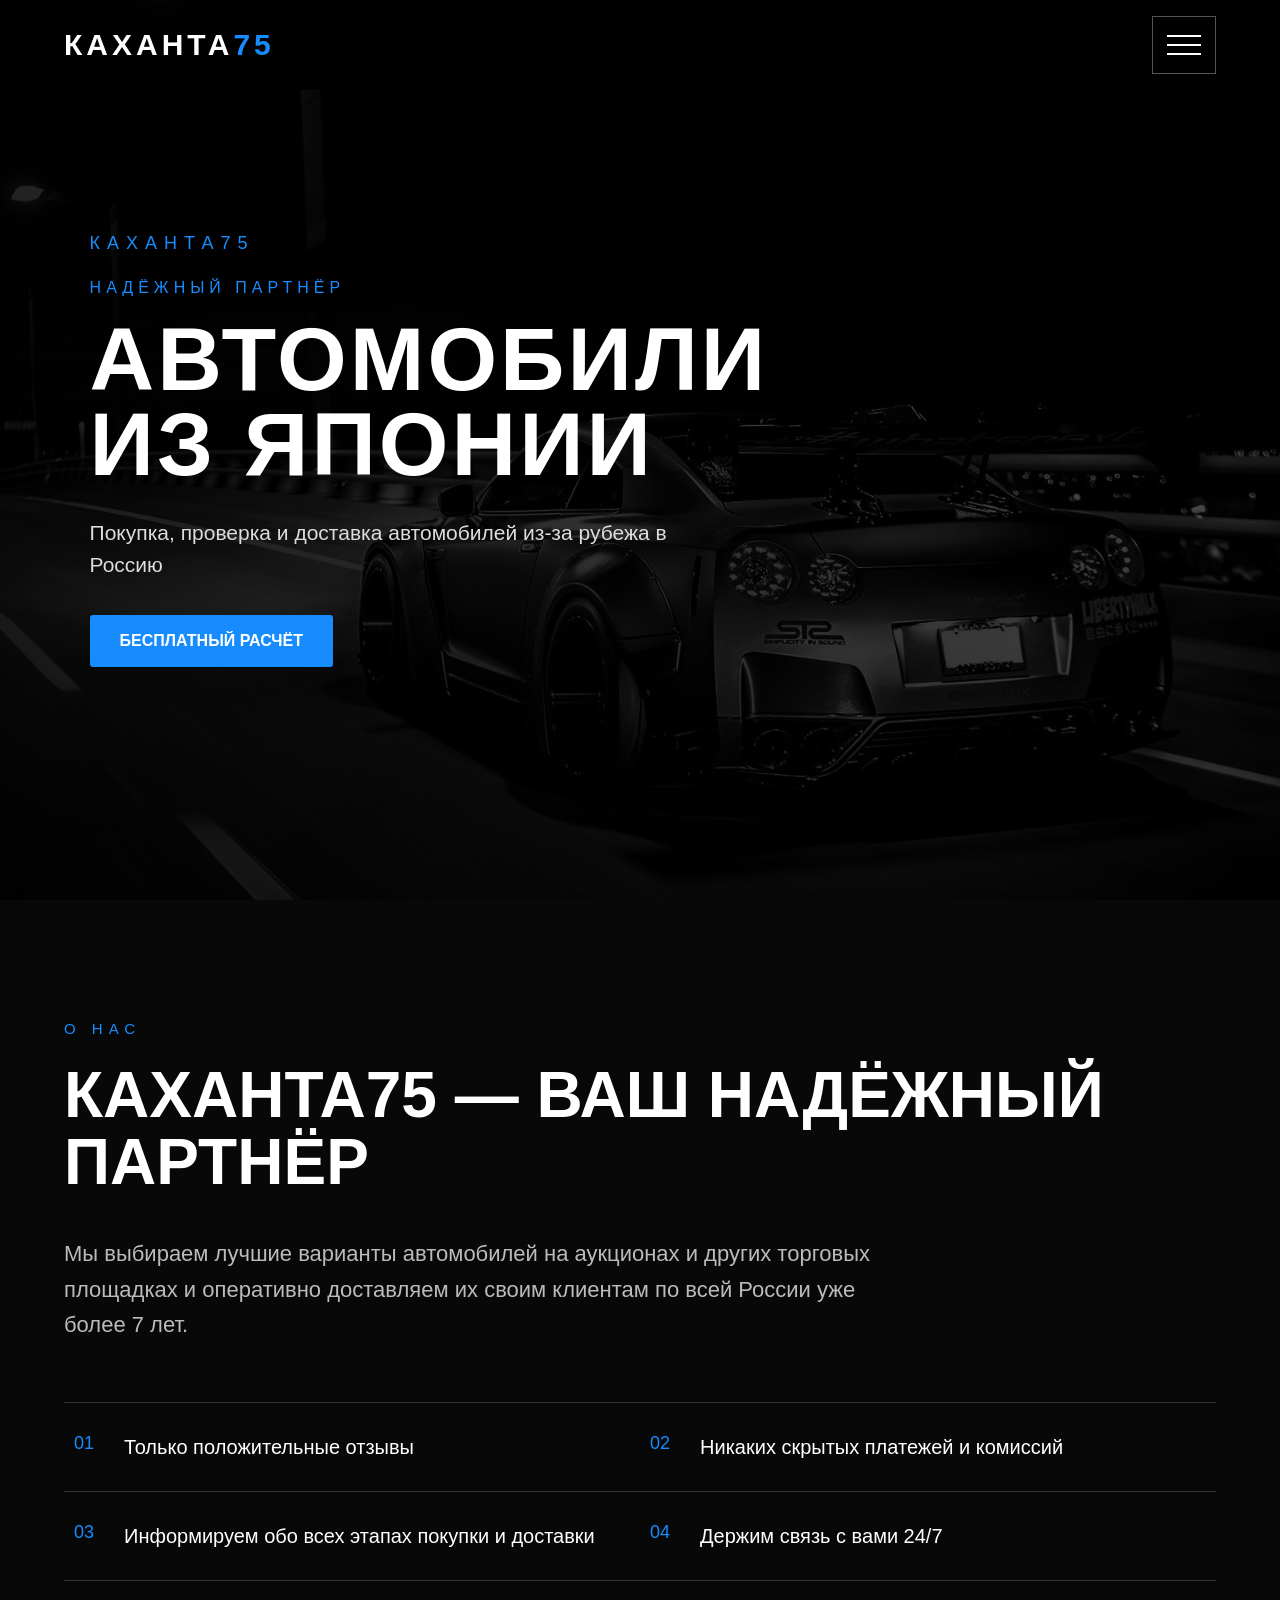
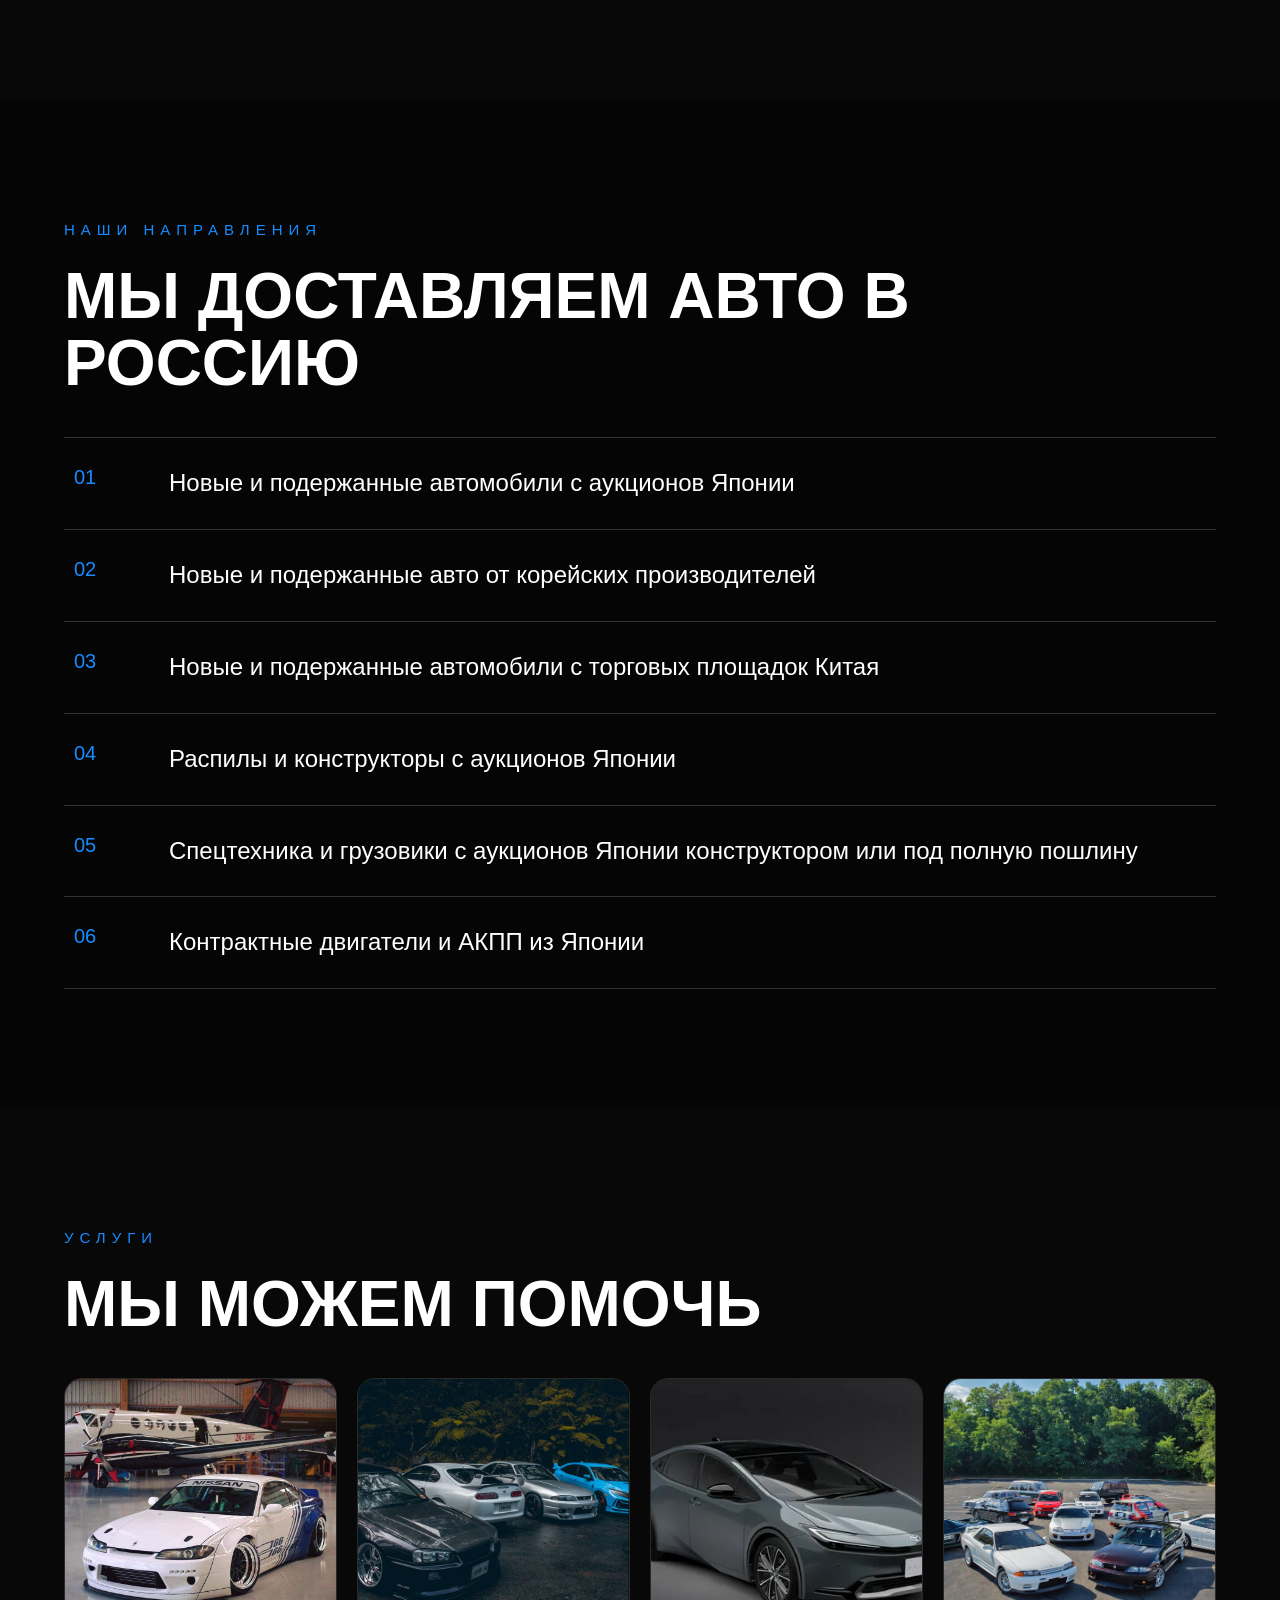
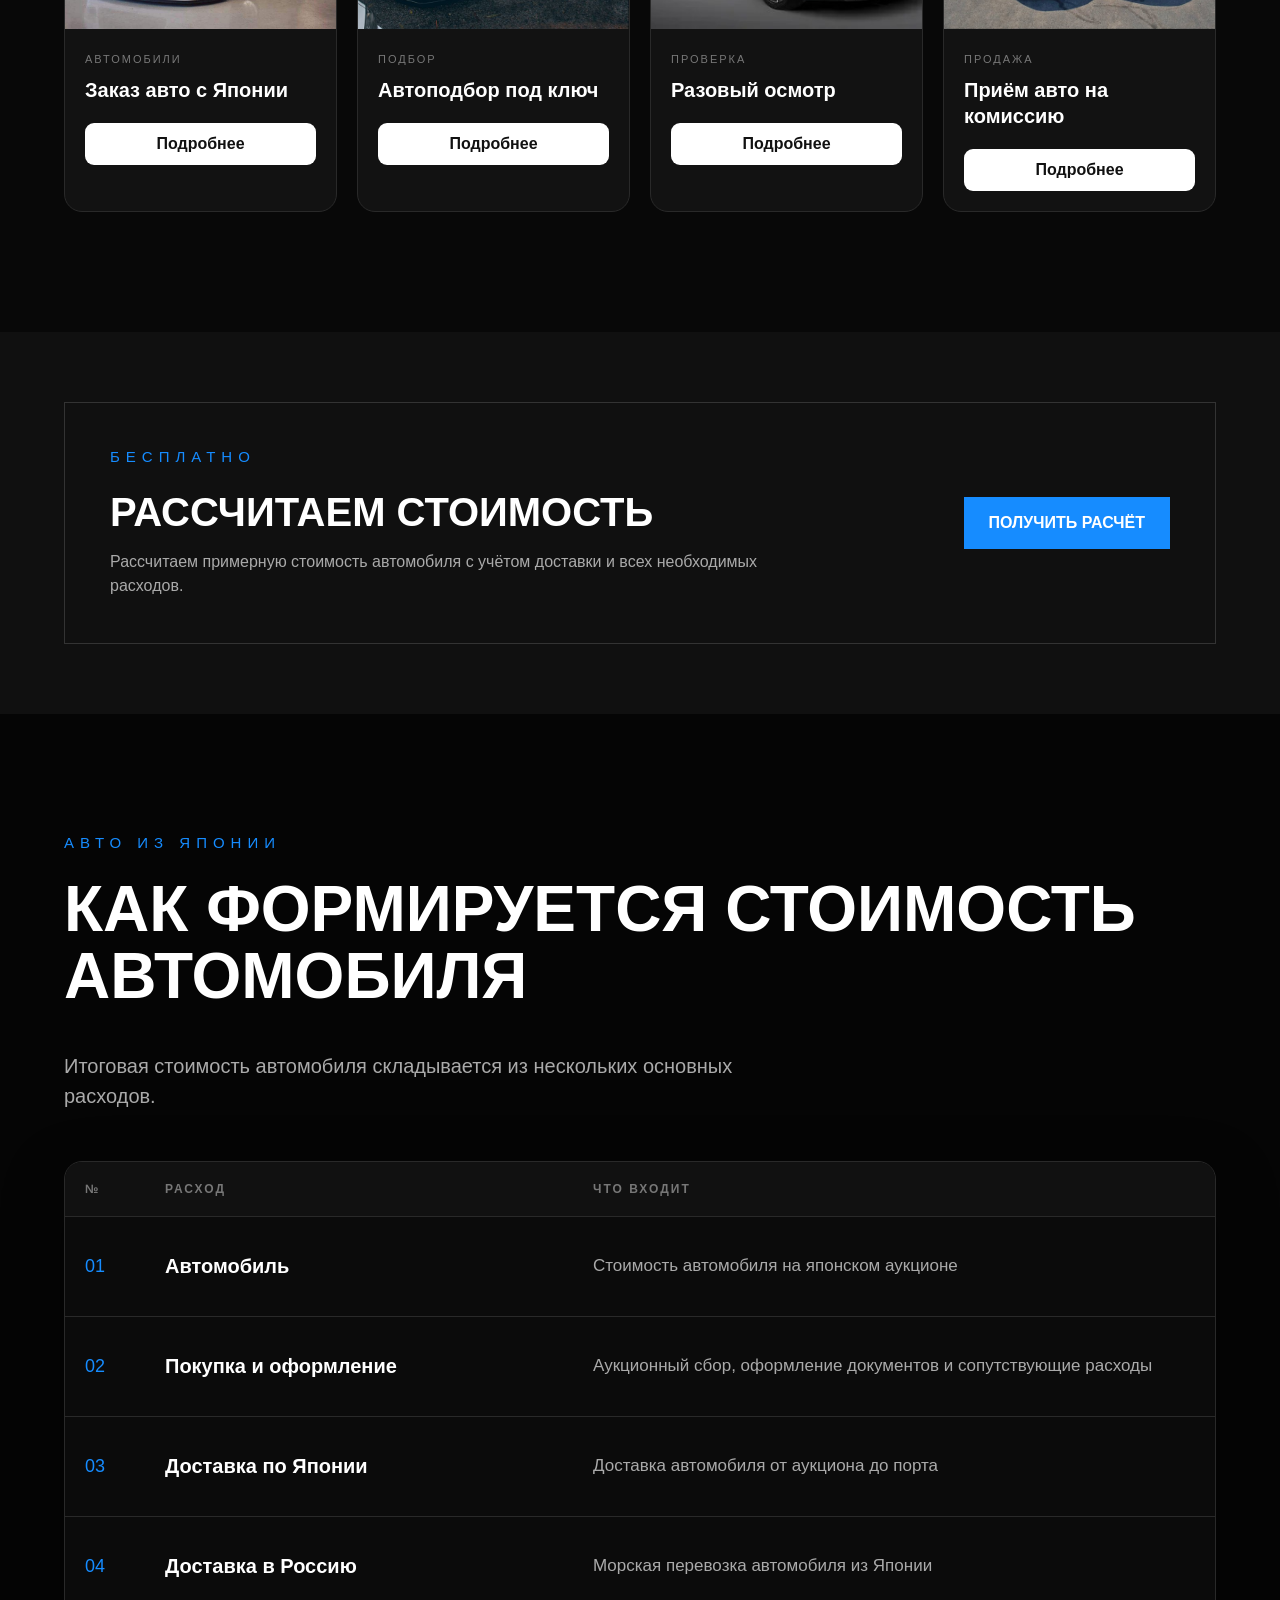
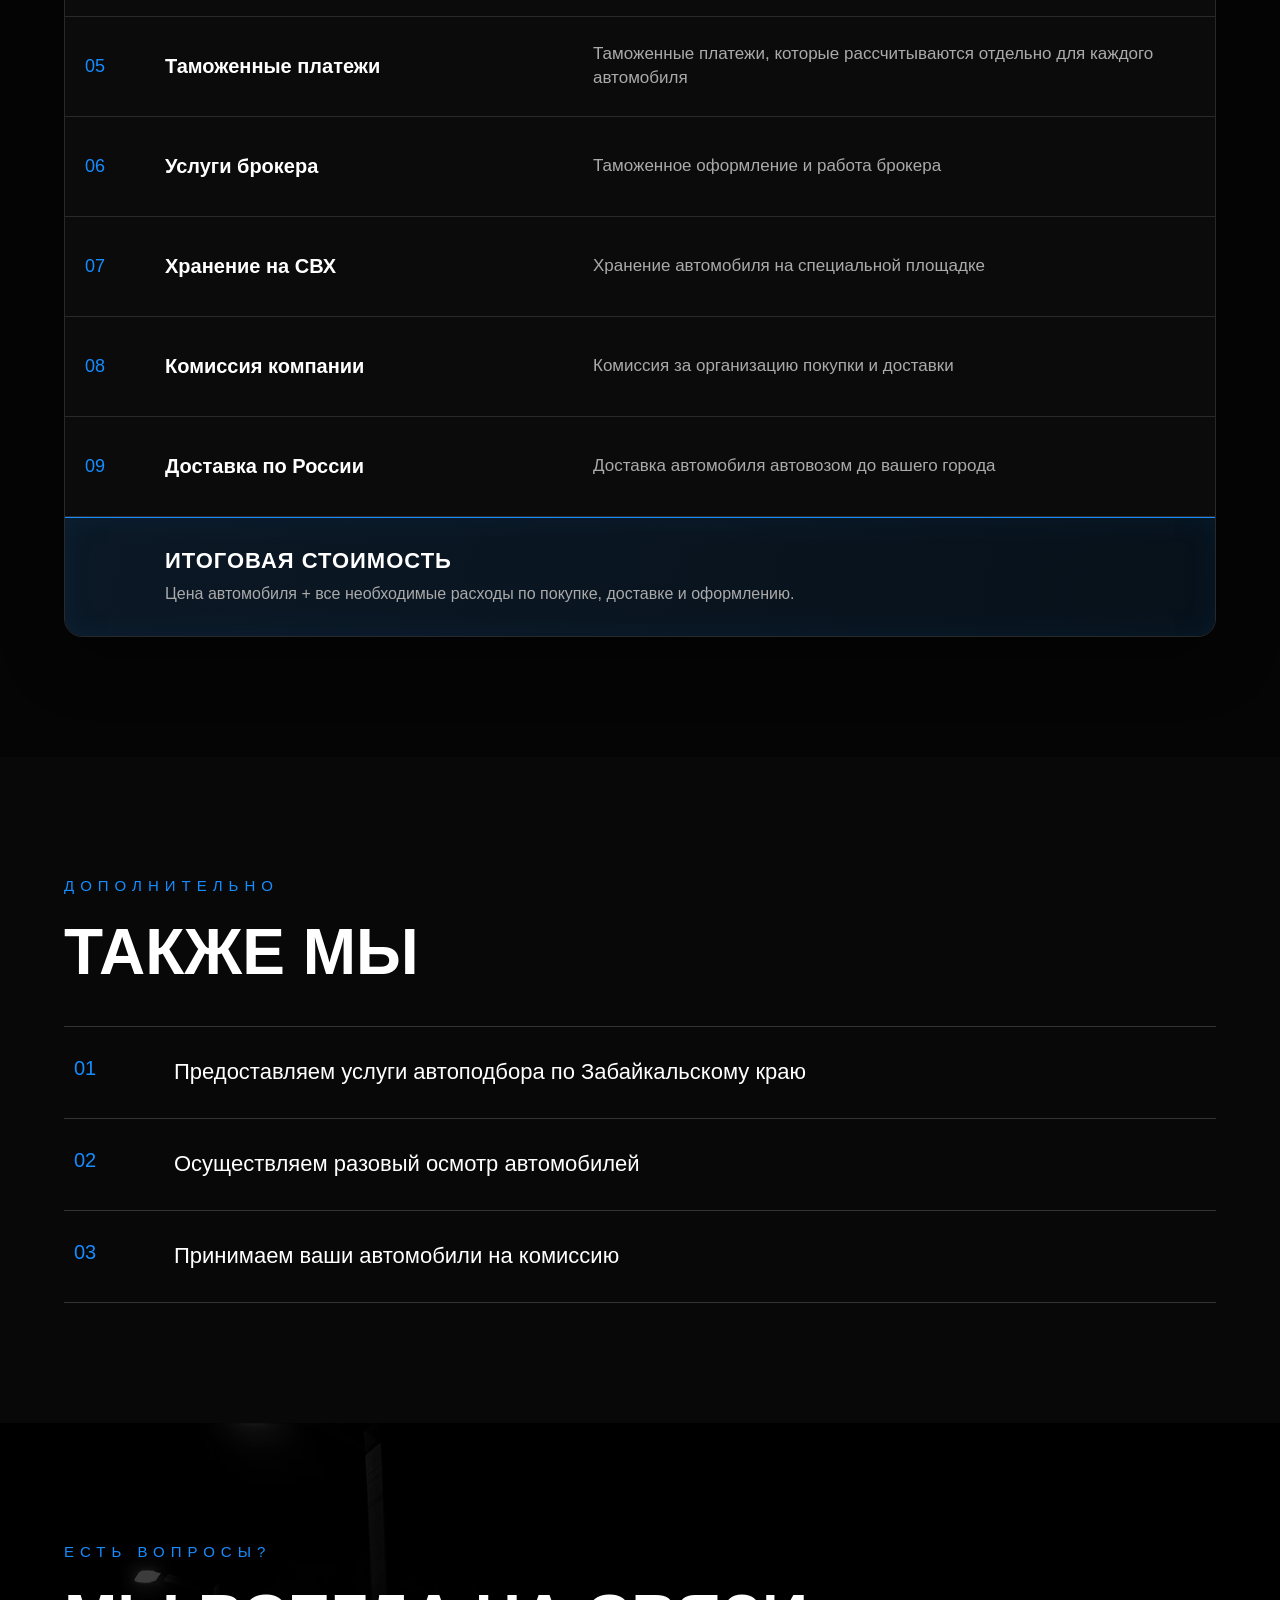
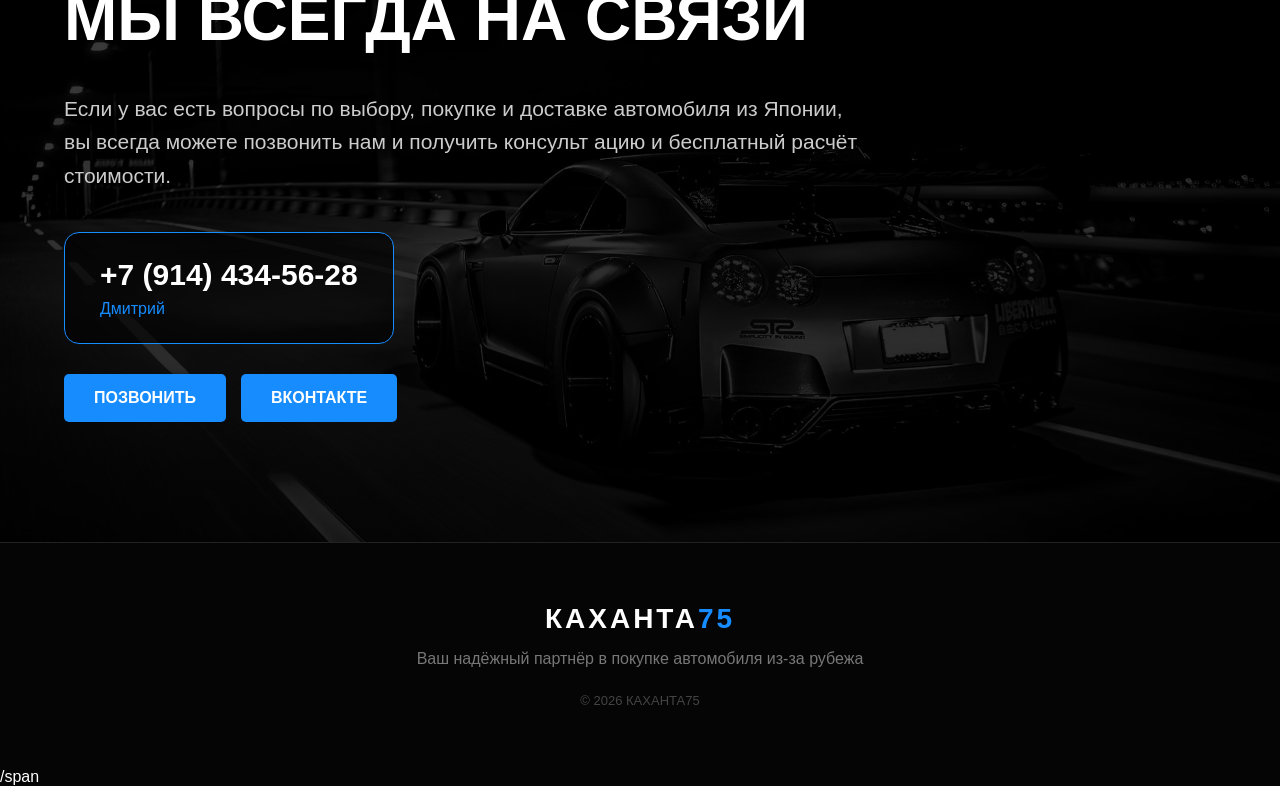
<file: index.html>
<!DOCTYPE html>
<html lang="ru">
<head>
    <meta charset="UTF-8">
    <meta name="viewport" content="width=device-width, initial-scale=1.0">

    <title>КАХАНТА75 — автомобили из Японии, Кореи и Китая</title>

    <meta name="description"
          content="КАХАНТА75 — покупка и доставка автомобилей из Японии, Кореи и Китая. Автоподбор, осмотр, доставка и оформление.">

    <link rel="stylesheet" href="affects.css">
</head>

<body>

<!-- ================= HEADER ================= -->

<header class="header">

    <div class="header-logo">
        КАХАНТА<span>75</span>
    </div>

    <button class="menu-button" id="menuButton">
        <span></span>
        <span></span>
        <span></span>
    </button>

</header>

<!-- ================= MENU ================= -->

<div class="menu-overlay" id="menuOverlay"></div>

<nav class="side-menu" id="sideMenu">

    <button class="menu-close" id="menuClose">
        ×
    </button>

    <div class="menu-logo">
        КАХАНТА<span>75</span>
    </div>

    <a href="#home">ГЛАВНАЯ</a>

    <a href="#about">О НАС</a>

    <a href="#directions">НАШИ НАПРАВЛЕНИЯ</a>

    <a href="#services">УСЛУГИ</a>

    <a href="#price-info">
        КАК ФОРМИРУЕТСЯ СТОИМОСТЬ
    </a>

    <a href="#additional">
        ДОПОЛНИТЕЛЬНО
    </a>

    <a href="#contacts">
        КОНТАКТЫ
    </a>

</nav>

<!-- ================= HERO ================= -->

<section class="hero" id="home">

    <div class="hero-overlay"></div>

    <div class="hero-content">

        <div class="hero-small">
            КАХАНТА75
        </div>

        <div class="hero-label">
            НАДЁЖНЫЙ ПАРТНЁР
        </div>

        <h1>
            АВТОМОБИЛИ

            ИЗ ЯПОНИИ
        </h1>

        <p>
            Покупка, проверка и доставка автомобилей
            из-за рубежа в Россию
        </p>

        <a href="#contacts" class="hero-button">
            БЕСПЛАТНЫЙ РАСЧЁТ
        </a>

    </div>

</section>

<!-- ================= ABOUT ================= -->

<section class="section about" id="about">

    <div class="container">

        <div class="section-label">
            О НАС
        </div>

        <h2>
            КАХАНТА75 — ВАШ НАДЁЖНЫЙ ПАРТНЁР
        </h2>

        <p class="about-text">
            Мы выбираем лучшие варианты автомобилей
            на аукционах и других торговых площадках
            и оперативно доставляем их своим клиентам
            по всей России уже более 7 лет.
        </p>

        <div class="advantages">

            <div class="advantage">
                <span>01</span>
                <p>Только положительные отзывы</p>
            </div>

            <div class="advantage">
                <span>02</span>
                <p>Никаких скрытых платежей и комиссий</p>
            </div>

            <div class="advantage">
                <span>03</span>
                <p>
                    Информируем обо всех этапах покупки
                    и доставки
                </p>
            </div>

            <div class="advantage">
                <span>04</span>
                <p>
                    Держим связь с вами 24/7
                </p>
            </div>

        </div>

    </div>

</section>

<!-- ================= DIRECTIONS ================= -->

<section class="section directions" id="directions">

    <div class="container">

        <div class="section-label">
            НАШИ НАПРАВЛЕНИЯ
        </div>

        <h2>
            МЫ ДОСТАВЛЯЕМ

            АВТО В РОССИЮ
        </h2>

        <div class="services-list">

            <div class="service-item">

                <span class="service-number">01</span>

                <span class="service-text">
                    Новые и подержанные автомобили
                    с аукционов Японии
                </span>

            </div>

            <div class="service-item">

                <span class="service-number">02</span>

                <span class="service-text">
                    Новые и подержанные авто
                    от корейских производителей
  
            </div>

            <div class="service-item">

                <span class="service-number">03</span>

                <span class="service-text">
                    Новые и подержанные автомобили
                    с торговых площадок Китая
                </span>

            </div>

            <div class="service-item">

                <span class="service-number">04</span>

                <span class="service-text">
                    Распилы и конструкторы
                    с аукционов Японии
                </span>

            </div>

            <div class="service-item">

                <span class="service-number">05</span>

                <span class="service-text">
                    Спецтехника и грузовики
                    с аукционов Японии
                    конструктором или под полную пошлину
                </span>

            </div>

            <div class="service-item">

                <span class="service-number">06</span>

                <span class="service-text">
                    Контрактные двигатели и АКПП
                    из Японии
                </span>

            </div>

        </div>

    </div>

</section>

<!-- ================= SERVICES ================= -->

<section class="section services" id="services">

    <div class="container">

        <div class="section-label">
            УСЛУГИ
        </div>

        <h2>
            МЫ МОЖЕМ ПОМОЧЬ
        </h2>

        <!-- Свайп на телефоне -->

        <div class="services-slider">

            <!-- 1 -->

            <div class="service-card">

                <div class="service-image">

                    <img src="servise-japan.jpg"
                         alt="Заказ автомобиля из Японии">

                </div>

                <div class="service-info">

                    <span>
                        АВТОМОБИЛИ
                    </span>

                    <h3>
                        Заказ авто с Японии
                    </h3>

                    <a href="https://vk.ru/market-218822149_7970476"
                       class="service-button">
                        Подробнее
                    </a>

                </div>

            </div>

            <!-- 2 -->

            <div class="service-card">

                <div class="service-image">

                    <img src="servise-info.jpg"
                         alt="Автоподбор">

                </div>

                <div class="service-info">

                    <span>
                        ПОДБОР
                    </span>

                    <h3>
                        Автоподбор под ключ
                    </h3>

                    <a href="https://vk.ru/market-218822149_7970421"
                       class="service-button">
                        Подробнее
                    </a>

                </div>

            </div>

            <!-- 3 -->

            <div class="service-card">

                <div class="service-image">

                    <img src="service-inspection.jpg"
                         alt="Осмотр автомобиля">

                </div>

                <div class="service-info">

                    <span>
                        ПРОВЕРКА
                    </span>

                    <h3>
                        Разовый осмотр
                    </h3>

                    <a href="https://vk.ru/market-218822149_7970423"
                       class="service-button">
                        Подробнее
                    </a>

                </div>

            </div>

            <!-- 4 -->

            <div class="service-card">

                <div class="service-image">

                    <img src="service-commission.jpg"
                         alt="Автомобиль на комиссию">

                </div>

                <div class="service-info">

                    <span>
                        ПРОДАЖА
                    </span>

                    <h3>
                        Приём авто на комиссию
                    </h3>

                    <a href="https://vk.ru/market-218822149_7970477"
                       class="service-button">
                        Подробнее
                    </a>

                </div>

            </div>

        </div>

        <!-- Подсказка только для телефона -->

        <div class="swipe-hint">
            ← Свайпните, чтобы посмотреть услуги →
        </div>

    </div>

</section>

<!-- ================= CALCULATION ================= -->

<section class="calculation">

    <div class="container">

        <div class="calculation-box">

            <div>

                <div class="section-label">
                    БЕСПЛАТНО
                </div>

                <h2>
                    РАССЧИТАЕМ СТОИМОСТЬ
                </h2>

                <p>
                    Рассчитаем примерную стоимость автомобиля
                    с учётом доставки и всех необходимых расходов.
                </p>

            </div>

            <a href="https://vk.ru/kahanta_75"
               class="calculation-button">
                ПОЛУЧИТЬ РАСЧЁТ
            </a>

        </div>

    </div>

</section>

<!-- ================= PRICE INFO ================= -->

<section class="section price-info" id="price-info">

    <div class="container">

        <div class="section-label">
            АВТО ИЗ ЯПОНИИ
        </div>

        <h2>
            КАК ФОРМИРУЕТСЯ

            СТОИМОСТЬ АВТОМОБИЛЯ
        </h2>

        <p class="section-description">
            Итоговая стоимость автомобиля складывается
            из нескольких основных расходов.
        </p>

        <div class="price-table">

            <div class="price-row price-head">
                <div>№</div>
                <div>РАСХОД</div>
                <div>ЧТО ВХОДИТ</div>
            </div>

            <div class="price-row">
                <div class="price-number">01</div>
                <div class="price-title">
                    Автомобиль
                </div>
                <div class="price-description">
                    Стоимость автомобиля
                    на японском аукционе
                </div>
            </div>

            <div class="price-row">
                <div class="price-number">02</div>
                <div class="price-title">
                    Покупка и оформление
                </div>
                <div class="price-description">
                    Аукционный сбор,
                    оформление документов
                    и сопутствующие расходы
                </div>
            </div>

            <div class="price-row">
                <div class="price-number">03</div>
                <div class="price-title">
                    Доставка по Японии
                </div>
                <div class="price-description">
                    Доставка автомобиля
                    от аукциона до порта
                </div>
            </div>

            <div class="price-row">
                <div class="price-number">04</div>
                <div class="price-title">
                    Доставка в Россию
                </div>
                <div class="price-description">
                    Морская перевозка
                    автомобиля из Японии
                </div>
            </div>

            <div class="price-row">
                <div class="price-number">05</div>
                <div class="price-title">
                    Таможенные платежи
                </div>
                <div class="price-description">
                    Таможенные платежи,
                    которые рассчитываются
                    отдельно для каждого автомобиля
                </div>
            </div>

            <div class="price-row">
                <div class="price-number">06</div>
                <div class="price-title">
                    Услуги брокера
                </div>
                <div class="price-description">
                    Таможенное оформление
                    и работа брокера
                </div>
            </div>

            <div class="price-row">
                <div class="price-number">07</div>
                <div class="price-title">
                    Хранение на СВХ
                </div>
                <div class="price-description">
                    Хранение автомобиля
                    на специальной площадке
                </div>
            </div>

            <div class="price-row">
                <div class="price-number">08</div>
                <div class="price-title">
                    Комиссия компании
                </div>
                <div class="price-description">
                    Комиссия за организацию
                    покупки и доставки
                </div>
            </div>

            <div class="price-row">
                <div class="price-number">09</div>
                <div class="price-title">
                    Доставка по России
                </div>
                <div class="price-description">
                    Доставка автомобиля
                    автовозом до вашего города
                </div>
            </div>

            <div class="price-total">

                <div class="price-total-number"></div>
                <div>
                    <span>ИТОГОВАЯ СТОИМОСТЬ</span>

                    <p>
                        Цена автомобиля + все необходимые
                        расходы по покупке, доставке
                        и оформлению.
                    </p>
                </div>

            </div>

        </div>

    </div>

</section>

<!-- ================= ADDITIONAL ================= -->

<section class="section additional" id="additional">

    <div class="container">

        <div class="section-label">
            ДОПОЛНИТЕЛЬНО
        </div>

        <h2>
            ТАКЖЕ МЫ
        </h2>

        <div class="additional-list">

            <div>
                <span>01</span>
                <p>
                    Предоставляем услуги автоподбора
                    по Забайкальскому краю
                </p>
            </div>

            <div>
                <span>02</span>
                <p>
                    Осуществляем разовый осмотр автомобилей
                </p>
            </div>

            <div>
                <span>03</span>
                <p>
                    Принимаем ваши автомобили на комиссию
                </p>
            </div>

        </div>

    </div>

</section>

<!-- ================= CONTACTS ================= -->

<section class="section contacts" id="contacts">

    <div class="container">

        <div class="section-label">
            ЕСТЬ ВОПРОСЫ?
        </div>

        <h2>
            МЫ ВСЕГДА

            НА СВЯЗИ
        </h2>

        <p class="contacts-text">

            Если у вас есть вопросы по выбору,
            покупке и доставке автомобиля из Японии,
            вы всегда можете позвонить нам
            и получить консульт


ацию и бесплатный
            расчёт стоимости.

        </p>

        <div class="contact-box">

            <div class="contact-number">
                +7 (914) 434-56-28
            </div>

            <div class="contact-name">
                Дмитрий
            </div>

        </div>

        <div class="contact-buttons">

            <a href="tel:+79144345628"
               class="contact-button">
                ПОЗВОНИТЬ
            </a>

            <a href="https://vk.ru/kahanta_75"
               class="contact-button">
                ВКОНТАКТЕ
            </a>

        </div>

    </div>

</section>

<!-- ================= FOOTER ================= -->

<footer>

    <div class="footer-logo">
        КАХАНТА<span>75</span>
    </div>

    <p>
        Ваш надёжный партнёр в покупке
        автомобиля из-за рубежа
    </p>

    <div class="footer-copy">
        © 2026 КАХАНТА75
    </div>

</footer>

<!-- ================= SCRIPT ================= -->

<script>

const menuButton = document.getElementById("menuButton");
const menuClose = document.getElementById("menuClose");
const sideMenu = document.getElementById("sideMenu");
const menuOverlay = document.getElementById("menuOverlay");

function openMenu() {

    sideMenu.classList.add("active");
    menuOverlay.classList.add("active");

}

function closeMenu() {

    sideMenu.classList.remove("active");
    menuOverlay.classList.remove("active");

}

menuButton.addEventListener("click", openMenu);

menuClose.addEventListener("click", closeMenu);

menuOverlay.addEventListener("click", closeMenu);

document.querySelectorAll(".side-menu a").forEach(link => {

    link.addEventListener("click", closeMenu);

});

</script>

</body>
</html>/span
</file>
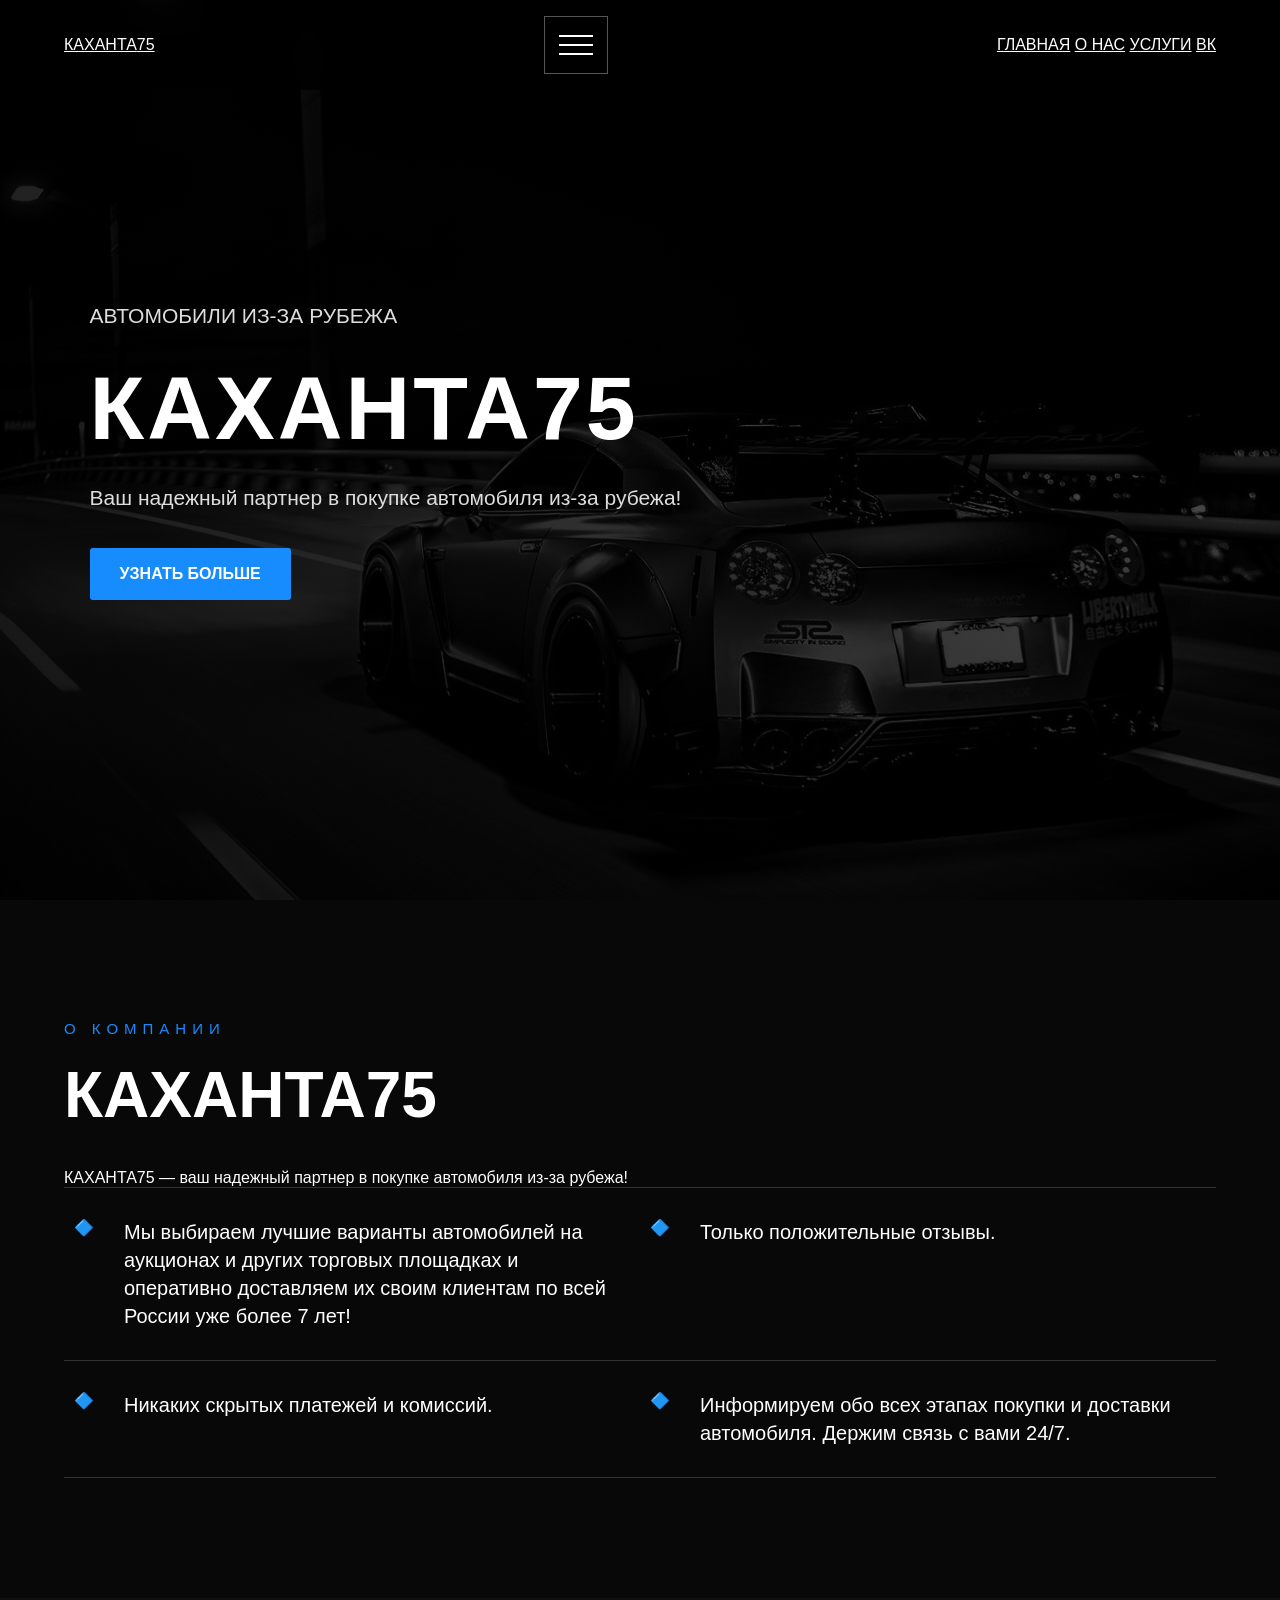
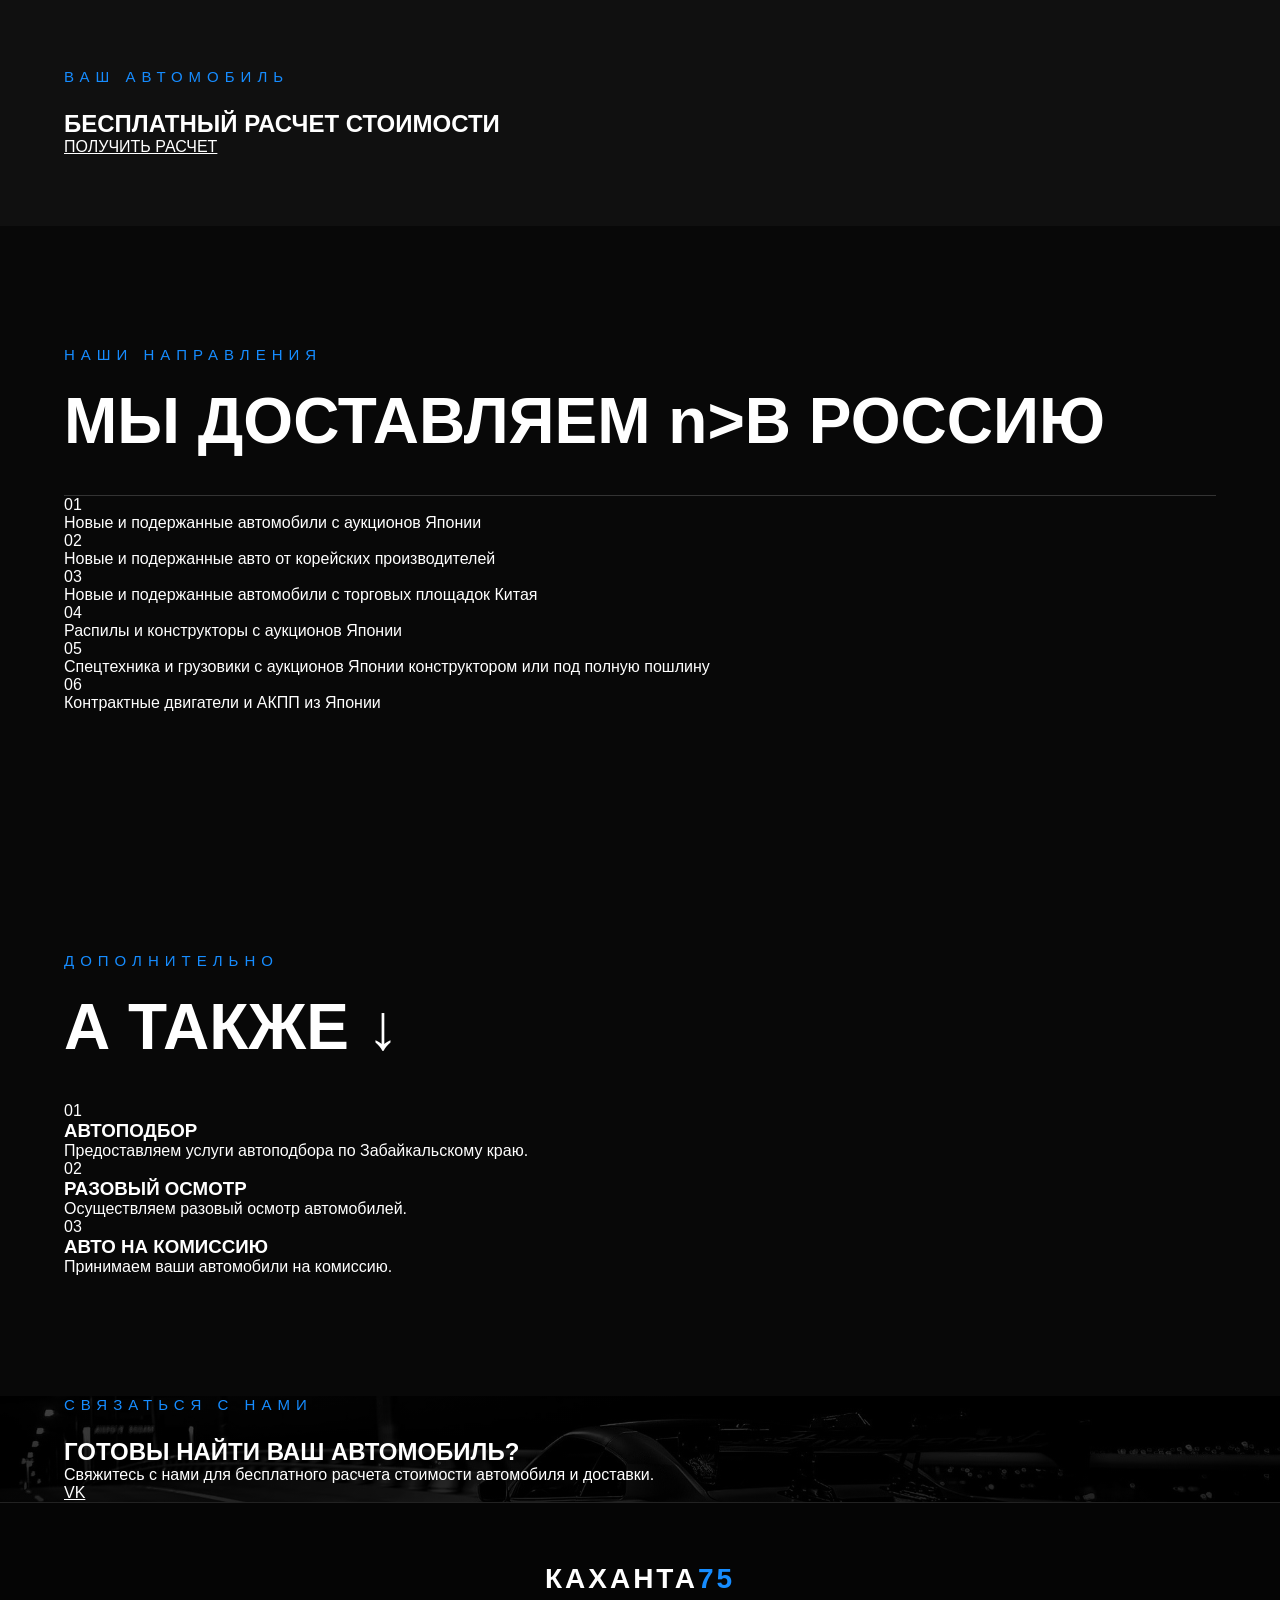
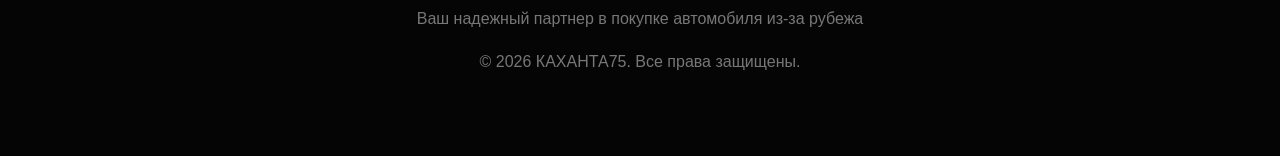
<file: vizyal.html>
<!DOCTYPE html>
<html lang="ru">
<head>
    <meta charset="UTF-8">
    <meta name="viewport" content="width=device-width, initial-scale=1.0">
    <title>КАХАНТА75 — Автомобили из-за рубежа</title>

    <link rel="stylesheet" href="affects.css">
</head>

<body>

    <!-- ШАПКА -->
    <header class="header">

        <!-- Логотип -->
        <a href="#home" class="logo">
            КАХАНТА<span>75</span>
        </a>

        <!-- Кнопка меню -->
        <button class="menu-button" id="menuButton">
            <span></span>
            <span></span>
            <span></span>
        </button>

        <!-- Меню -->
        <nav class="menu" id="menu">
            <a href="#home">ГЛАВНАЯ</a>
            <a href="#about">О НАС</a>
            <a href="#services">УСЛУГИ</a>
            <a href="https://vk.ru/kahanta_75">ВК</a>
        </nav>

    </header>

    <!-- ГЛАВНЫЙ ЭКРАН -->
    <section class="hero" id="home">

        <div class="hero-overlay"></div>

        <div class="hero-content">

            <p class="subtitle">АВТОМОБИЛИ ИЗ-ЗА РУБЕЖА</p>

            <h1>КАХАНТА<span>75</span></h1>

            <p class="hero-text">
                Ваш надежный партнер в покупке автомобиля
                из-за рубежа!
            </p>

            <a href="#about" class="hero-button">
                УЗНАТЬ БОЛЬШЕ
            </a>

        </div>

    </section>

    <!-- О НАС -->
    <section class="section about" id="about">

        <div class="container">

            <p class="section-label">О КОМПАНИИ</p>

            <h2>КАХАНТА<span>75</span></h2>

            <p class="main-description">
                КАХАНТА75 — ваш надежный партнер в покупке автомобиля
                из-за рубежа!
            </p>

            <div class="advantages">

                <div class="advantage">
                    <div class="icon">🔷</div>
                    <p>
                        Мы выбираем лучшие варианты автомобилей
                        на аукционах и других торговых площадках
                        и оперативно доставляем их своим клиентам
                        по всей России уже более 7 лет!
                    </p>
                </div>

                <div class="advantage">
                    <div class="icon">🔷</div>
                    <p>Только положительные отзывы.</p>
                </div>

                <div class="advantage">
                    <div class="icon">🔷</div>
                    <p>Никаких скрытых платежей и комиссий.</p>
                </div>

                <div class="advantage">
                    <div class="icon">🔷</div>
                    <p>
                        Информируем обо всех этапах покупки и доставки
                        автомобиля. Держим связь с вами 24/7.
                    </p>
                </div>

            </div>

        </div>

    </section>

    <!-- БЕСПЛАТНЫЙ РАСЧЕТ -->
    <section class="calculation">

        <div class="container calculation-content">

            <div>
                <p class="section-label">ВАШ АВТОМОБИЛЬ</p>

                <h2>
                    БЕСПЛАТНЫЙ

                 РАСЧЕТ <span>СТОИМОСТИ</span>
                </h2>
            </div>

            <a href="#contacts" class="calc-button">
                ПОЛУЧИТЬ РАСЧЕТ
            </a>

        </div>

    </section>

    <!-- ЧТО МЫ ДОСТАВЛЯЕМ -->
    <section class="section services" id="services">

        <div class="container">

            <p class="section-label">НАШИ НАПРАВЛЕНИЯ</p>

            <h2>МЫ ДОСТАВЛЯЕМ

n>В РОССИЮ</span></h2>

            <div class="services-list">

                <div class="service">
                    <span>01</span>
                    <p>
                        Новые и подержанные автомобили
                        с аукционов Японии
                    </p>
                </div>

                <div class="service">
                    <span>02</span>
                    <p>
                        Новые и подержанные авто
                        от корейских производителей
                    </p>


</div>

                <div class="service">
                    <span>03</span>
                    <p>
                        Новые и подержанные автомобили
                        с торговых площадок Китая
                    </p>
                </div>

                <div class="service">
                    <span>04</span>
                    <p>
                        Распилы и конструкторы
                        с аукционов Японии
                    </p>
                </div>

                <div class="service">
                    <span>05</span>
                    <p>
                        Спецтехника и грузовики с аукционов Японии
                        конструктором или под полную пошлину
                    </p>
                </div>

                <div class="service">
                    <span>06</span>
                    <p>
                        Контрактные двигатели и АКПП из Японии
                    </p>
                </div>

            </div>

        </div>

    </section>

    <!-- ДОПОЛНИТЕЛЬНЫЕ УСЛУГИ -->
    <section class="section additional">

        <div class="container">

            <p class="section-label">ДОПОЛНИТЕЛЬНО</p>

            <h2>А ТАКЖЕ <span>↓</span></h2>

            <div class="additional-grid">

                <div class="additional-card">
                    <span>01</span>
                    <h3>АВТОПОДБОР</h3>
                    <p>
                        Предоставляем услуги автоподбора
                        по Забайкальскому краю.
                    </p>
                </div>

                <div class="additional-card">
                    <span>02</span>
                    <h3>РАЗОВЫЙ ОСМОТР</h3>
                    <p>
                        Осуществляем разовый осмотр
                        автомобилей.
                    </p>
                </div>

                <div class="additional-card">
                    <span>03</span>
                    <h3>АВТО НА КОМИССИЮ</h3>
                    <p>
                        Принимаем ваши автомобили
                        на комиссию.
                    </p>
                </div>

            </div>

        </div>

    </section>

    <!-- КОНТАКТЫ -->
    <section class="contacts" id="contacts">

        <div class="container contact-content">

            <p class="section-label">СВЯЗАТЬСЯ С НАМИ</p>

            <h2>
                ГОТОВЫ НАЙТИ

             <span>ВАШ АВТОМОБИЛЬ?</span>
            </h2>

            <p>
                Свяжитесь с нами для бесплатного расчета
                стоимости автомобиля и доставки.
            </p>

            <a href="https://vk.ru/kahanta_75" class="vk-button">
                VK
            </a>

        </div>

    </section>

    <!-- ПОДВАЛ -->
    <footer>
        <div class="footer-logo">
            КАХАНТА<span>75</span>
        </div>

        <p>
            Ваш надежный партнер в покупке автомобиля из-за рубежа
        </p>

        <p class="copyright">
            © 2026 КАХАНТА75. Все права защищены.
        </p>
    </footer>

    <!-- СКРИПТ МЕНЮ -->
    <script>

        const menuButton = document.getElementById("menuButton");
        const menu = document.getElementById("menu");

        menuButton.addEventListener("click", () => {
            menu.classList.toggle("active");
            menuButton.classList.toggle("active");
        });

        // Закрытие меню после нажатия на пункт
        document.querySelectorAll(".menu a").forEach(link => {

            link.addEventListener("click", () => {
                menu.classList.remove("active");
                menuButton.classList.remove("active");
            });

        });

    </script>

</body>
</html>
</file>
<file: affects.css>
/* =========================

   ОСНОВА

========================= */

* {

    margin: 0;

    padding: 0;

    box-sizing: border-box;

}

html {

    scroll-behavior: smooth;

}

body {

    background: #050505;

    color: #fff;

    font-family: Arial, Helvetica, sans-serif;

    overflow-x: hidden;

}

a {

    color: inherit;

}

.container {

    width: min(1200px, 90%);

    margin: 0 auto;
}


/* =========================

   HEADER

========================= */

.header {

    position: fixed;

    top: 0;

    left: 0;

    width: 100%;

    height: 90px;

    padding: 0 5%;

    display: flex;

    justify-content: space-between;

    align-items: center;

    z-index: 1000;

    background: rgba(0, 0, 0, 0.72);

    backdrop-filter: blur(12px);

}

.header-logo {

    font-size: 30px;

    font-weight: 800;

    letter-spacing: 4px;

}

.header-logo span {

    color: #168cff;
}


/* =========================

   MENU BUTTON

========================= */

.menu-button {

    width: 64px;

    height: 58px;

    border: 1px solid #555;

    background: rgba(0, 0, 0, 0.55);

    display: flex;

    flex-direction: column;

    justify-content: center;

    align-items: center;

    gap: 7px;

    cursor: pointer;

}

.menu-button span {

    width: 34px;

    height: 2px;

    background: #fff;

}

/* =========================

   SIDE MENU

========================= */

.side-menu {

    position: fixed;

    top: 0;

    right: -420px;

    width: 400px;

    max-width: 90%;

    height: 100vh;

    background: #0b0b0b;

    padding: 100px 45px 40px;

    z-index: 2000;

    transition: right 0.45s ease;

    box-shadow: -10px 0 40px rgba(0, 0, 0, 0.5);

}

.side-menu.active {

    right: 0;

}

.menu-overlay {

    position: fixed;

    inset: 0;

    background: rgba(0, 0, 0, 0.7);

    z-index: 1500;

    opacity: 0;

    visibility: hidden;

    transition: 0.3s;

}

.menu-overlay.active {

    opacity: 1;

    visibility: visible;

}

.menu-close {

    position: absolute;

    top: 25px;

    right: 30px;

    border: none;

    background: none;

    color: white;

    font-size: 45px;

    cursor: pointer;

}

.menu-logo {

    font-size: 28px;

    font-weight: 800;

    letter-spacing: 3px;

    margin-bottom: 50px;

}

.menu-logo span {

    color: #168cff;

}

.side-menu a {

    display: block;

    padding: 20px 0;

    border-bottom: 1px solid #292929;

    text-decoration: none;

    font-size: 17px;

    letter-spacing: 2px;

    transition: 0.3s;

}

.side-menu a:hover {

    color: #168cff;

    padding-left: 10px;

}

/* =========================

   HERO

========================= */

.hero {

    min-height: 100vh;

    position: relative;

    background:

        linear-gradient(

            rgba(0,0,0,0.45),

            rgba(0,0,0,0.75)

        ),

        url("car.jpg");

    background-size: cover;

    background-position: center;

    display: flex;

    align-items: center;

    padding: 120px 7%;

}

.hero-overlay {

    position: absolute;

    inset: 0;

    background:

        linear-gradient(

            90deg,

            rgba(0,0,0,0.7),

            rgba(0,0,0,0.15)

        );

}

.hero-content {

    position: relative;

    z-index: 2;

    max-width: 800px;

}

.hero-small {

    color: #168cff;

    font-size: 18px;

    letter-spacing: 7px;

    margin-bottom: 25px;

}

.hero-label {

    color: #168cff;

    font-size: 16px;

    letter-spacing: 5px;

    margin-bottom: 20px;

}

.hero h1 {

    font-size: clamp(50px, 7vw, 100px);

    line-height: 0.95;

    letter-spacing: 3px;

    margin-bottom: 30px;

}

.hero p {

    max-width: 600px;

    color: #ddd;

    font-size: 21px;

    line-height: 1.5;

    margin-bottom: 35px;

}

.hero-button {

    display: inline-block;

    padding: 17px 30px;

    background: #168cff;

    color: white;

    text-decoration: none;

    font-weight: bold;

    border-radius: 3px;

    transition: 0.3s;

}

.hero-button:hover {

    background: white;

    color: black;

}

/* =========================

   SECTIONS

========================= */

.section {

    padding: 120px 0;

}

.section-label {

    color: #168cff;

    font-size: 15px;

    letter-spacing: 6px;

    margin-bottom: 25px;

}

.section h2 {

    font-size: clamp(38px, 5vw, 70px);

    line-height: 1.05;

    margin-bottom: 40px;

}

/* =========================

   ABOUT

========================= */

.about {

    background: #080808;

}

.about-text {

    max-width: 850px;

    color: #bbb;

    font-size: 22px;

    line-height: 1.6;

    margin-bottom: 60px;

}

.advantages {

    display: grid;

    grid-template-columns: repeat(2, 1fr);

    border-top: 1px solid #333;

}

.advantage {

    display: flex;

    gap: 30px;

    padding: 30px 10px;

    border-bottom: 1px solid #333;

}

.advantage span {

    color: #168cff;

    font-size: 18px;

}

.advantage p {

    font-size: 20px;

    line-height: 1.4;

}

/*


=======

   СПИСОК НАПРАВЛЕНИЙ

========================= */

.services-list {

    margin-top: 35px;

    border-top: 1px solid #333;

}

.service-item {

    display: grid;

    grid-template-columns: 75px 1fr;

    gap: 20px;

    align-items: start;

    padding: 28px 10px;

    border-bottom: 1px solid #333;

}

.service-number {

    color: #168cff;

    font-size: 20px;

}

.service-text {

    color: #fff;

    font-size: 24px;

    line-height: 1.45;

}

/* =========================

   SERVICES

========================= */

.services {

    background: #080808;

}

.services-slider {

    display: grid;

    grid-template-columns: repeat(4, 1fr);

    gap: 20px;

    margin-top: 40px;

}

.service-card {

    background: #121212;

    border: 1px solid #292929;

    border-radius: 18px;

    overflow: hidden;

    transition: transform 0.3s, border-color 0.3s;

}

.service-card:hover {

    transform: translateY(-7px);

    border-color: #168cff;

}

.service-image {

    width: 100%;

    height: 250px;

    overflow: hidden;

}

.service-image img {

    width: 100%;

    height: 100%;

    object-fit: cover;

    display: block;

    transition: transform 0.5s;

}

.service-card:hover img {

    transform: scale(1.05);

}

.service-info {

    padding: 20px;

}

.service-info span {

    color: #777;

    font-size: 11px;

    letter-spacing: 2px;

}

.service-info h3 {

    font-size: 20px;

    line-height: 1.3;

    margin: 10px 0 20px;

}

.service-button {

    display: block;

    padding: 12px;

    background: white;

    color: #111;

    text-align: center;

    text-decoration: none;

    border-radius: 9px;

    font-weight: 600;

    transition: 0.3s;

}

.service-button:hover {

    background: #168cff;

    color: white;

}

.swipe-hint {

    display: none;

}

/* =========================

   CALCULATION

========================= */

.calculation {

    padding: 70px 0;

    background: #101010;

}

.calculation-box {

    border: 1px solid #333;

    padding: 45px;

    display: flex;

    justify-content: space-between;

    align-items: center;

    gap: 40px;

}

.calculation-box h2 {

    margin-bottom: 15px;

    font-size: 40px;

}

.calculation-box p {

    color: #aaa;

    max-width: 650px;

    line-height: 1.5;

}

.calculation-button {

    flex-shrink: 0;

    padding: 17px 25px;

    background: #168cff;

    color: white;

    text-decoration: none;

    font-weight: bold;

}

/* =========================

   PRICE INFO

========================= */

.price-info {

    background: #050505;

}

.section-description {

    color: #aaa;

    max-width: 700px;

    font-size: 20px;

    line-height: 1.5;

    margin-bottom: 50px;

}

.info-gallery {

    display: flex;

    flex-direction: column;

    gap: 35px;

}

.info-card {

    width: 100%;

    border-radius: 20px;

    overflow: hidden;

    border: 1px solid #222;

    background: #090909;

    box-shadow: 0 10px 40px rgba(0,0,0,0.4);

}

.info-card img {

    display: block;

    width: 100%;

    height: auto;

}

/* =========================

   ADDITIONAL

========================= */

.additional {

    background: #080808;

}

.additional-list {

    border-top: 1px solid #333;

}

.additional-list > div {

    display: grid;

    grid-template-columns: 80px 1fr;

    gap: 20px;

    padding: 30px 10px;

    border-bottom: 1px solid #333;

}

.additional-list span {

    color: #168cff;

    font-size: 20px;

}

.additional-list p {

    font-size: 22px;

    line-height: 1.4;
}

/* =========================

   CONTACTS

========================= */

.contacts {

    background:

        linear-gradient(

            rgba(0,0,0,0.7),

            rgba(0,0,0,0.85)

        ),

        url("car.jpg");

    background-size: cover;

    background-position: center;

}

.contacts-text {

    max-width: 800px;

    color: #ccc;

    font-size: 21px;

    line-height: 1.6;

    margin-bottom: 40px;

}

.contact-box {

    display: inline-block;

    padding: 25px 35px;

    border: 1px solid #168cff;

    border-radius: 15px;

    background: rgba(0,0,0,0.65);

    margin-bottom: 30px;

}

.contact-number {

    font-size: 30px;

    font-weight: bold;

}

.contact-name {

    color: #168cff;

    margin-top: 8px;

}

.contact-buttons {

    display: flex;

    gap: 15px;

    flex-wrap: wrap;

}

.contact-button {

    display: inline-block;

    padding: 15px 30px;

    background: #168cff;

    color: white;

    text-decoration: none;

    font-weight: bold;

    border-radius: 5px;

}

/* =========================

   FOOTER

========================= */

footer {

    padding: 60px 5%;

    background: #050505;

    text-align: center;

    border-top: 1px solid #222;

}

.footer-logo {

    font-size: 28px;

    font-weight: bold;

    letter-spacing: 3px;

    margin-bottom: 15px;

}

.footer-logo span {

    color: #168cff;

}

footer p {

    color: #777;

    margin-bottom: 25px;

}

.footer-copy {

    color: #444;

    font-size: 13px;
}

/* =================================================

   МОБИЛЬНАЯ ВЕРСИЯ

================================================= */

@media (max-width: 768px) {

    .container {

        width: 90%;

    }

    /* HEADER */

    .header {

        height: 75px;

        padding: 0 20px;

    }

    .header-logo {

        font-size: 24px;

        letter-spacing: 2px;

    }

    .menu-button {

        width: 55px;

        height: 50px;

    }

    .menu-button span {

        width: 29px;

    }

    /* MENU */

    .side-menu {

        width: 340px;

        max-width: 88%;

        padding: 90px 30px 30px;

    }

    .side-menu a {

        font-size: 14px;

        padding: 17px 0;

    }

    /* HERO */

    .hero {

        min-height: 100svh;

        padding: 100px 25px 60px;

        background-position: center;

    }

    .hero-content {

        width: 100%;

    }

    .hero-small {

        font-size: 14px;

        letter-spacing: 4px;

    }

    .hero-label {

        font-size: 12px;

        letter-spacing: 3px;

    }

    .hero h1 {

        font-size: 45px;

        letter-spacing: 1px;

    }

    .hero p {

        font-size: 17px;

    }

    /* SECTIONS */

    .section {

        padding: 75px 0;

    }

    .section-label {

        font-size: 12px;

        letter-spacing: 4px;

    }

    .section h2 {

        font-size: 38px;

    }

    /* ABOUT */

    .about-text {

        font-size: 18px;

    }

    .advantages {

        grid-template-columns: 1fr;

    }

    .advantage p {

        font-size: 18px;

    }

    /* СПИСОК */

    .services-list {

        margin-top: 25px;

    }

    .service-item {

        grid-template-columns: 65px 1fr;

        gap: 15px;

        padding: 28px 5px;

    }

    .service-number {

        font-size: 19px;

    }

    .service-text {

        font-size: 20px;

        line-height: 1.45;

    }

    /* =========================

       КАРТОЧКИ — СВАЙП

    ========================= */

    .services-slider {

        display: flex;

        overflow-x: auto;

        gap: 15px;

        margin-top: 30px;

        padding: 5px 0 20px;

        scroll-snap-type: x mandatory;

        -webkit-overflow-scrolling: touch;

        scrollbar-width: none;

    }

    .services-slider::-webkit-scrollbar {

        display: none;

    }

    .service-card {

        flex: 0 0 82%;

        max-width: 340px;

        scroll-snap-align: start;

        transform: none !important;

    }

    .service-image {

        height: 210px;

    }

    .service-info {

        padding: 15px;

    }

    .service-info h3 {

        font-size: 18px;

        min-height: 46px;

    }

    .service-button {

        padding: 11px;

    }

    .swipe-hint {

        display: block;

        text-align: center;

        color: #666;

        font-size: 12px;

        margin-top: 5px;

    }

    /* CALCULATION */

    .calculation-box {

        padding: 30px 20px;

        flex-direction: column;

        align-items: flex-start;

    }

    .calculation-box h2 {

        font-size: 32px;

    }

    .calculation-button {

        width: 100%;

        text-align: center;

    }

    /* INFO */

    .section-description {

        font-size: 17px;

    }

    .info-gallery {

        gap: 20px;

    }

    .info-card {

        border-radius: 12px;

    }

    /* ADDITIONAL */

    .additional-list > div {

        grid-template-columns: 55px 1fr;

        gap: 10px;

        padding: 25px 5px;

    }

    .additional-list p {

        font-size: 18px;

    }

    /* CONTACTS */

    .contacts-text {

        font-size: 18px;

    }

    .contact-box {

        width: 100%;

        padding: 20px;

    }

    .contact-number {

        font-size: 23px;

    }

    .contact-buttons {

        flex-direction: column;

    }

    .contact-button {

        width: 100%;

        text-align: center;
}
}


/* =========================

   ТАБЛИЦА СТОИМОСТИ

========================= */

.price-table {

    width: 100%;

    margin-top: 50px;

    border: 1px solid #292929;

    border-radius: 18px;

    overflow: hidden;

    background: #0b0b0b;

    box-shadow:

        0 20px 60px rgba(0, 0, 0, 0.45);

}

.price-row {

    display: grid;

    grid-template-columns: 80px 1fr 1.5fr;

    min-height: 100px;

    border-bottom: 1px solid #292929;

    transition: background 0.3s;

}

.price-row:not(.price-head):hover {

    background: #101820;

}

.price-row > div {

    display: flex;

    align-items: center;

    padding: 25px 20px;

}

.price-head {

    min-height: 55px;

    background: #111;

    color: #777;

    font-size: 12px;

    letter-spacing: 2px;

    font-weight: 600;

}

.price-head > div {

    padding: 15px 20px;

}

.price-number {

    color: #168cff;

    font-size: 18px;

    font-weight: 400;

}

.price-title {

    color: #fff;

    font-size: 20px;

    font-weight: 600;

}

.price-description {

    color: #aaa;

    font-size: 17px;

    line-height: 1.45;

}

/* ИТОГ */

.price-total {

    display: grid;

    grid-template-columns: 80px 1fr;

    gap: 0;

    padding: 30px 20px;

    background:

        linear-gradient(

            100deg,

            #0b1825,

            #07111a

        );

    border-top: 1px solid #168cff;

    box-shadow:

        inset 0 0 30px rgba(22, 140, 255, 0.08);

}

.price-total-number {

    color: #168cff;

    font-size: 20px;

    padding-top: 3px;

}

.price-total span {

    display: block;

    color: #fff;

    font-size: 22px;

    font-weight: 700;

    letter-spacing: 1px;

    margin-bottom: 8px;

}

.price-total p {

    color: #aaa;

    font-size: 16px;

    line-height: 1.5;

    max-width: 700px;

}

/* =========================

   МОБИЛЬНАЯ ТАБЛИЦА

========================= */

@media (max-width: 768px) {

    .price-table {

        margin-top: 30px;

        border-radius: 14px;

    }

    .price-head {

        display: none;

    }

    .price-row {

        grid-template-columns: 55px 1fr;

        min-height: auto;

        padding: 0;

    }

    .price-row > div {

        padding: 20px 12px;

    }

    .price-number {

        align-items: flex-start !important;

        padding-top: 23px !important;

        font-size: 17px;

    }

    .price-title {

        font-size: 18px;

        padding-bottom: 5px !important;

    }

    .price-description {

        grid-column: 2;

        padding-top: 0 !important;

        padding-bottom: 20px !important;

        font-size: 15px;

        line-height: 1.4;

        margin-top: -8px;

    }

    .price-total {

        grid-template-columns: 55px 1fr;

        padding: 25px 12px;

    }

    .price-total-number {

        font-size: 17px;

    }

    .price-total span {

        font-size: 18px;

        line-height: 1.3;

    }

    .price-total p {

        font-size: 14px; }
}
</file>
